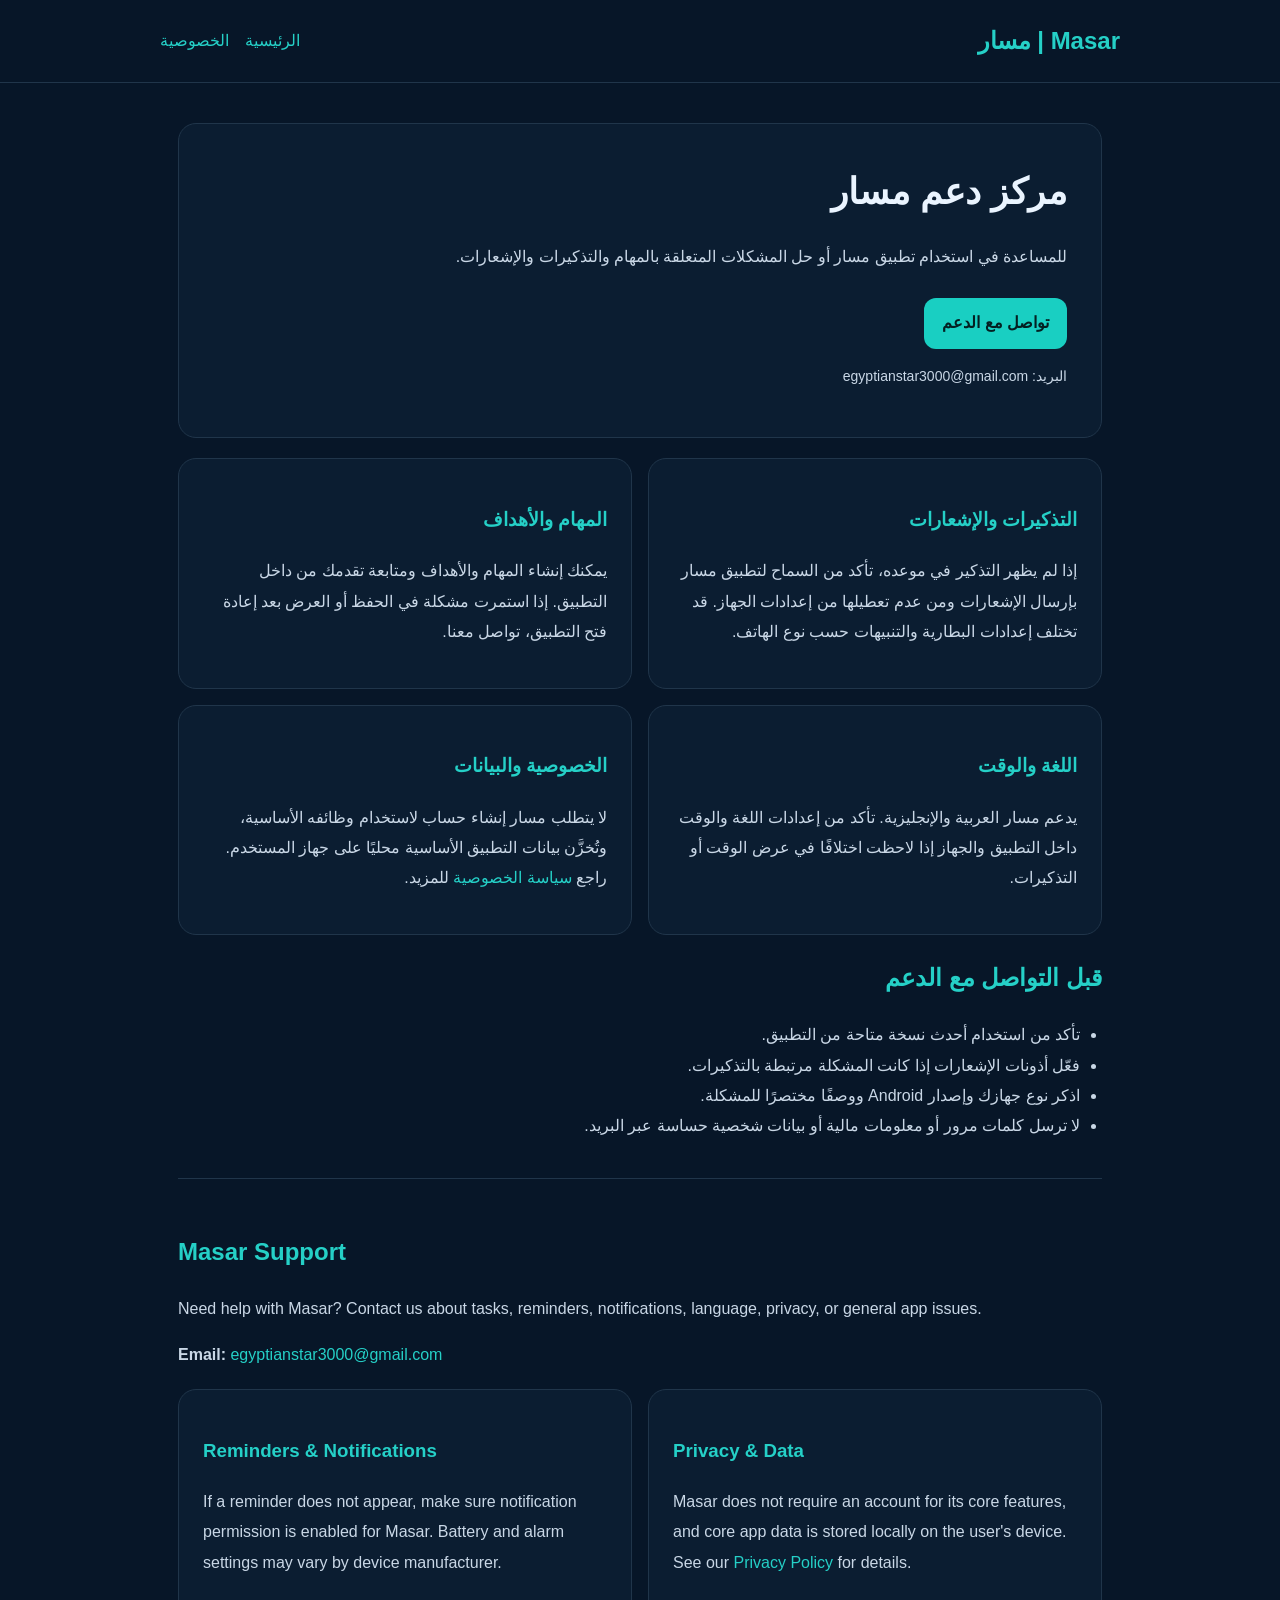
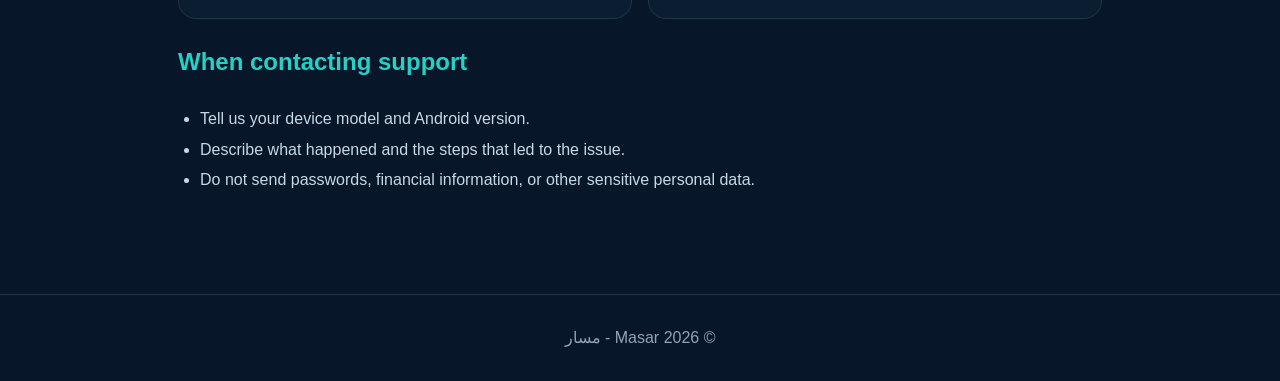
<file: public/support/index.html>
<!DOCTYPE html>
<html lang="ar" dir="rtl">
<head>
  <meta charset="UTF-8">
  <meta name="viewport" content="width=device-width,initial-scale=1.0">
  <meta name="robots" content="index,follow">
  <meta name="description" content="مركز دعم تطبيق مسار Masar للمساعدة في المهام والتذكيرات والإشعارات والخصوصية.">
  <title>الدعم | Masar - مسار</title>
  <style>
    *{box-sizing:border-box}body{margin:0;font-family:Arial,Tahoma,sans-serif;background:#071628;color:#eaf4ff;line-height:1.9}a{color:#25d0c7;text-decoration:none}
    header{border-bottom:1px solid #20354a;padding:18px 22px;background:#071628e8}.top{max-width:960px;margin:auto;display:flex;align-items:center;justify-content:space-between;gap:18px}.brand{font-size:24px;font-weight:700}nav{display:flex;gap:16px;color:#b9cce0}
    main{max-width:960px;margin:40px auto;padding:0 18px 42px}.hero,.card{background:#0b1d31;border:1px solid #20354a;border-radius:18px}.hero{padding:34px;margin-bottom:20px}.hero h1{margin:0 0 8px;font-size:36px}.hero p{color:#c9d7e6}.contact{display:inline-block;margin-top:10px;background:#19cfc2;color:#042022;font-weight:700;padding:10px 18px;border-radius:12px}
    .grid{display:grid;grid-template-columns:repeat(2,1fr);gap:16px;margin-top:18px}.card{padding:24px}h2,h3{color:#25d0c7}p,li{color:#c9d7e6}.muted{color:#8ea4b8;font-size:14px}.en{direction:ltr;text-align:left;border-top:1px solid #20354a;margin-top:36px;padding-top:30px}.en ul{padding-left:22px}.ar-list{padding-right:22px}
    footer{text-align:center;padding:28px;color:#8ea4b8;border-top:1px solid #20354a}@media(max-width:700px){.top{flex-direction:column;align-items:flex-start}.grid{grid-template-columns:1fr}.hero{padding:24px}.hero h1{font-size:29px}}
  </style>
</head>
<body>
<header><div class="top"><a class="brand" href="/">Masar | مسار</a><nav><a href="/">الرئيسية</a><a href="/privacy.html">الخصوصية</a></nav></div></header>
<main>
  <section class="hero">
    <h1>مركز دعم مسار</h1>
    <p>للمساعدة في استخدام تطبيق مسار أو حل المشكلات المتعلقة بالمهام والتذكيرات والإشعارات.</p>
    <a class="contact" href="mailto:egyptianstar3000@gmail.com">تواصل مع الدعم</a>
    <p class="muted">البريد: egyptianstar3000@gmail.com</p>
  </section>
  <div class="grid">
    <section class="card"><h3>التذكيرات والإشعارات</h3><p>إذا لم يظهر التذكير في موعده، تأكد من السماح لتطبيق مسار بإرسال الإشعارات ومن عدم تعطيلها من إعدادات الجهاز. قد تختلف إعدادات البطارية والتنبيهات حسب نوع الهاتف.</p></section>
    <section class="card"><h3>المهام والأهداف</h3><p>يمكنك إنشاء المهام والأهداف ومتابعة تقدمك من داخل التطبيق. إذا استمرت مشكلة في الحفظ أو العرض بعد إعادة فتح التطبيق، تواصل معنا.</p></section>
    <section class="card"><h3>اللغة والوقت</h3><p>يدعم مسار العربية والإنجليزية. تأكد من إعدادات اللغة والوقت داخل التطبيق والجهاز إذا لاحظت اختلافًا في عرض الوقت أو التذكيرات.</p></section>
    <section class="card"><h3>الخصوصية والبيانات</h3><p>لا يتطلب مسار إنشاء حساب لاستخدام وظائفه الأساسية، وتُخزَّن بيانات التطبيق الأساسية محليًا على جهاز المستخدم. راجع <a href="/privacy.html">سياسة الخصوصية</a> للمزيد.</p></section>
  </div>
  <section><h2>قبل التواصل مع الدعم</h2><ul class="ar-list"><li>تأكد من استخدام أحدث نسخة متاحة من التطبيق.</li><li>فعّل أذونات الإشعارات إذا كانت المشكلة مرتبطة بالتذكيرات.</li><li>اذكر نوع جهازك وإصدار Android ووصفًا مختصرًا للمشكلة.</li><li>لا ترسل كلمات مرور أو معلومات مالية أو بيانات شخصية حساسة عبر البريد.</li></ul></section>
  <section class="en" lang="en">
    <h2>Masar Support</h2>
    <p>Need help with Masar? Contact us about tasks, reminders, notifications, language, privacy, or general app issues.</p>
    <p><strong>Email:</strong> <a href="mailto:egyptianstar3000@gmail.com">egyptianstar3000@gmail.com</a></p>
    <div class="grid">
      <section class="card"><h3>Reminders & Notifications</h3><p>If a reminder does not appear, make sure notification permission is enabled for Masar. Battery and alarm settings may vary by device manufacturer.</p></section>
      <section class="card"><h3>Privacy & Data</h3><p>Masar does not require an account for its core features, and core app data is stored locally on the user's device. See our <a href="/privacy.html">Privacy Policy</a> for details.</p></section>
    </div>
    <h2>When contacting support</h2>
    <ul><li>Tell us your device model and Android version.</li><li>Describe what happened and the steps that led to the issue.</li><li>Do not send passwords, financial information, or other sensitive personal data.</li></ul>
  </section>
</main>
<footer>© 2026 Masar - مسار</footer>
</body>
</html>
</file>
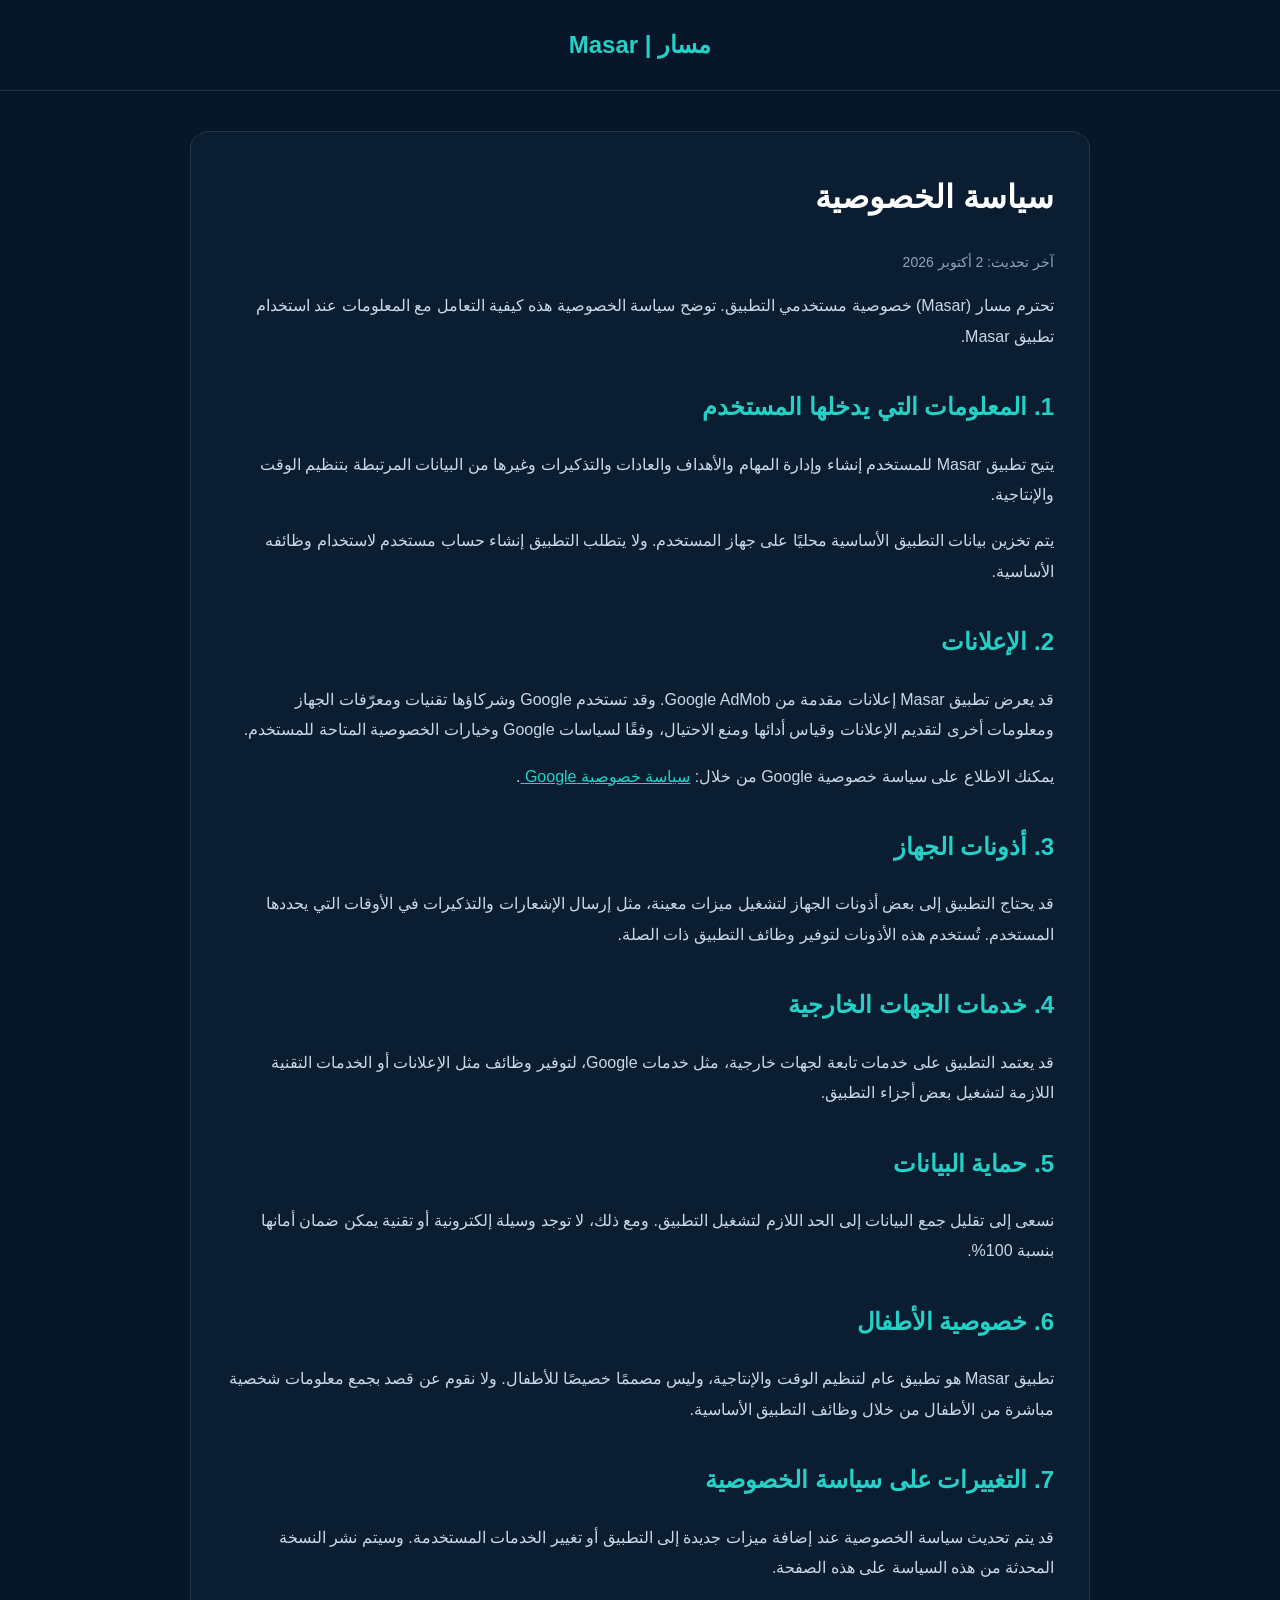
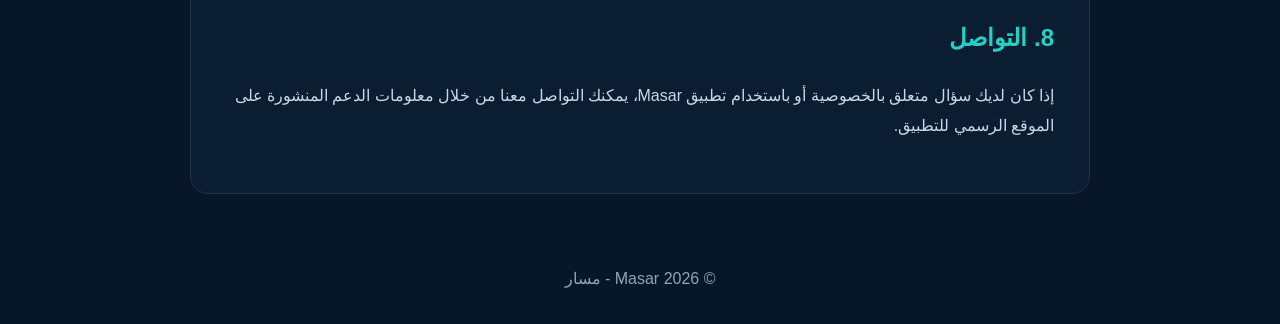
<file: public/privacy.html>
<!DOCTYPE html>
<html lang="ar" dir="rtl">
<head>
  <meta charset="UTF-8">
  <meta name="viewport" content="width=device-width, initial-scale=1.0">
  <meta name="robots" content="index, follow">
  <title>سياسة الخصوصية | Masar - مسار</title>

  <style>
    * {
      box-sizing: border-box;
    }

    body {
      margin: 0;
      font-family: Arial, Tahoma, sans-serif;
      background: #071628;
      color: #eaf4ff;
      line-height: 1.9;
    }

    header {
      border-bottom: 1px solid #20354a;
      padding: 22px;
      text-align: center;
    }

    header a {
      color: #25d0c7;
      text-decoration: none;
      font-size: 24px;
      font-weight: bold;
    }

    .container {
      max-width: 900px;
      margin: 40px auto;
      padding: 35px;
      background: #0b1d31;
      border: 1px solid #20354a;
      border-radius: 18px;
    }

    h1 {
      color: #ffffff;
      margin-top: 0;
    }

    h2 {
      color: #25d0c7;
      margin-top: 32px;
    }

    p, li {
      color: #c9d7e6;
    }

    a {
      color: #25d0c7;
    }

    .updated {
      color: #8ea4b8;
      font-size: 14px;
    }

    footer {
      text-align: center;
      padding: 30px;
      color: #8ea4b8;
    }

    @media (max-width: 700px) {
      .container {
        margin: 20px 12px;
        padding: 22px;
      }

      h1 {
        font-size: 27px;
      }
    }
  </style>
</head>

<body>

<header>
  <a href="/">مسار | Masar</a>
</header>

<main class="container">

  <h1>سياسة الخصوصية</h1>

  <p class="updated">
    آخر تحديث: 2 أكتوبر 2026
  </p>

  <p>
    تحترم مسار (Masar) خصوصية مستخدمي التطبيق. توضح سياسة الخصوصية
    هذه كيفية التعامل مع المعلومات عند استخدام تطبيق Masar.
  </p>

  <h2>1. المعلومات التي يدخلها المستخدم</h2>

  <p>
    يتيح تطبيق Masar للمستخدم إنشاء وإدارة المهام والأهداف والعادات
    والتذكيرات وغيرها من البيانات المرتبطة بتنظيم الوقت والإنتاجية.
  </p>

  <p>
    يتم تخزين بيانات التطبيق الأساسية محليًا على جهاز المستخدم.
    ولا يتطلب التطبيق إنشاء حساب مستخدم لاستخدام وظائفه الأساسية.
  </p>

  <h2>2. الإعلانات</h2>

  <p>
    قد يعرض تطبيق Masar إعلانات مقدمة من Google AdMob.
    وقد تستخدم Google وشركاؤها تقنيات ومعرّفات الجهاز ومعلومات أخرى
    لتقديم الإعلانات وقياس أدائها ومنع الاحتيال، وفقًا لسياسات Google
    وخيارات الخصوصية المتاحة للمستخدم.
  </p>

  <p>
    يمكنك الاطلاع على سياسة خصوصية Google من خلال:
    <a href="https://policies.google.com/privacy"
       target="_blank"
       rel="noopener noreferrer">
       سياسة خصوصية Google
    </a>.
  </p>

  <h2>3. أذونات الجهاز</h2>

  <p>
    قد يحتاج التطبيق إلى بعض أذونات الجهاز لتشغيل ميزات معينة،
    مثل إرسال الإشعارات والتذكيرات في الأوقات التي يحددها المستخدم.
    تُستخدم هذه الأذونات لتوفير وظائف التطبيق ذات الصلة.
  </p>

  <h2>4. خدمات الجهات الخارجية</h2>

  <p>
    قد يعتمد التطبيق على خدمات تابعة لجهات خارجية، مثل خدمات Google،
    لتوفير وظائف مثل الإعلانات أو الخدمات التقنية اللازمة لتشغيل
    بعض أجزاء التطبيق.
  </p>

  <h2>5. حماية البيانات</h2>

  <p>
    نسعى إلى تقليل جمع البيانات إلى الحد اللازم لتشغيل التطبيق.
    ومع ذلك، لا توجد وسيلة إلكترونية أو تقنية يمكن ضمان أمانها
    بنسبة 100%.
  </p>

  <h2>6. خصوصية الأطفال</h2>

  <p>
    تطبيق Masar هو تطبيق عام لتنظيم الوقت والإنتاجية، وليس مصممًا
    خصيصًا للأطفال. ولا نقوم عن قصد بجمع معلومات شخصية مباشرة من
    الأطفال من خلال وظائف التطبيق الأساسية.
  </p>

  <h2>7. التغييرات على سياسة الخصوصية</h2>

  <p>
    قد يتم تحديث سياسة الخصوصية عند إضافة ميزات جديدة إلى التطبيق
    أو تغيير الخدمات المستخدمة. وسيتم نشر النسخة المحدثة من هذه
    السياسة على هذه الصفحة.
  </p>

  <h2>8. التواصل</h2>

  <p>
    إذا كان لديك سؤال متعلق بالخصوصية أو باستخدام تطبيق Masar،
    يمكنك التواصل معنا من خلال معلومات الدعم المنشورة على الموقع
    الرسمي للتطبيق.
  </p>

</main>

<footer>
  © 2026 Masar - مسار
</footer>

</body>
</html>
</file>
